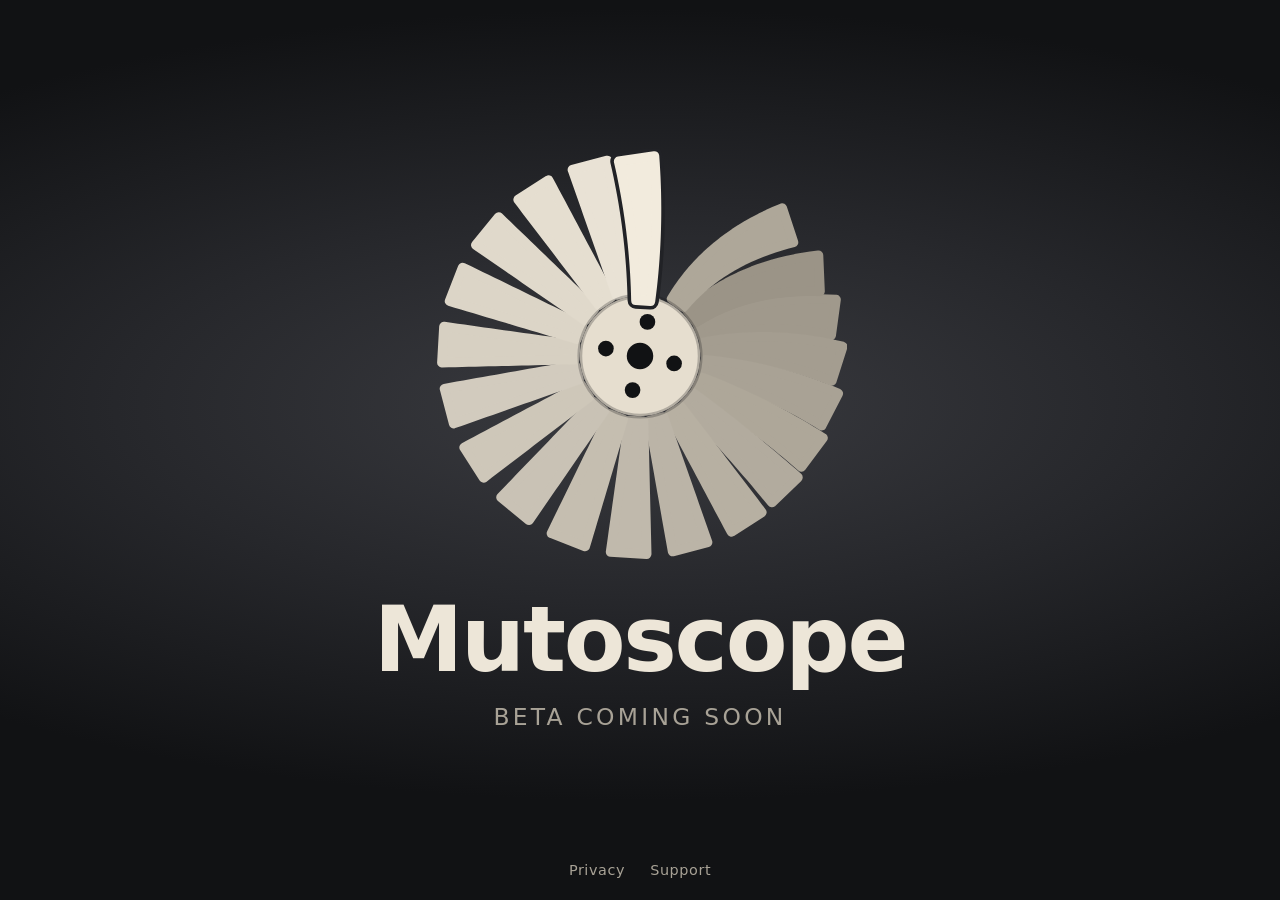
<file: index.html>
<!doctype html>
<html lang="en">
<head>
  <meta charset="utf-8">
  <meta name="viewport" content="width=device-width, initial-scale=1, viewport-fit=cover">
  <title>Mutoscope</title>
  <meta name="description" content="Mutoscope. Beta coming soon.">
  <meta name="theme-color" content="#111214">
  <link rel="icon" href="favicon.svg" type="image/svg+xml">
  <link rel="apple-touch-icon" href="apple-touch-icon.png">
  <link rel="stylesheet" href="assets/site.css">
  <script src="assets/reel.js" defer></script>
  <noscript><style>svg[data-mutoscope-reel] { display: none; }</style></noscript>
</head>
<body class="landing-page">
  <main class="landing">
    <svg class="reel" data-mutoscope-reel viewBox="-172 -172 344 344" aria-hidden="true" focusable="false"></svg>
    <noscript><img class="reel" src="assets/reel-still.svg" alt=""></noscript>
    <h1 class="name">Mutoscope</h1>
    <p class="status">Beta coming soon</p>
  </main>
  <footer class="site-footer">
    <a href="privacy/">Privacy</a>
    <a href="support/">Support</a>
  </footer>
</body>
</html>
</file>
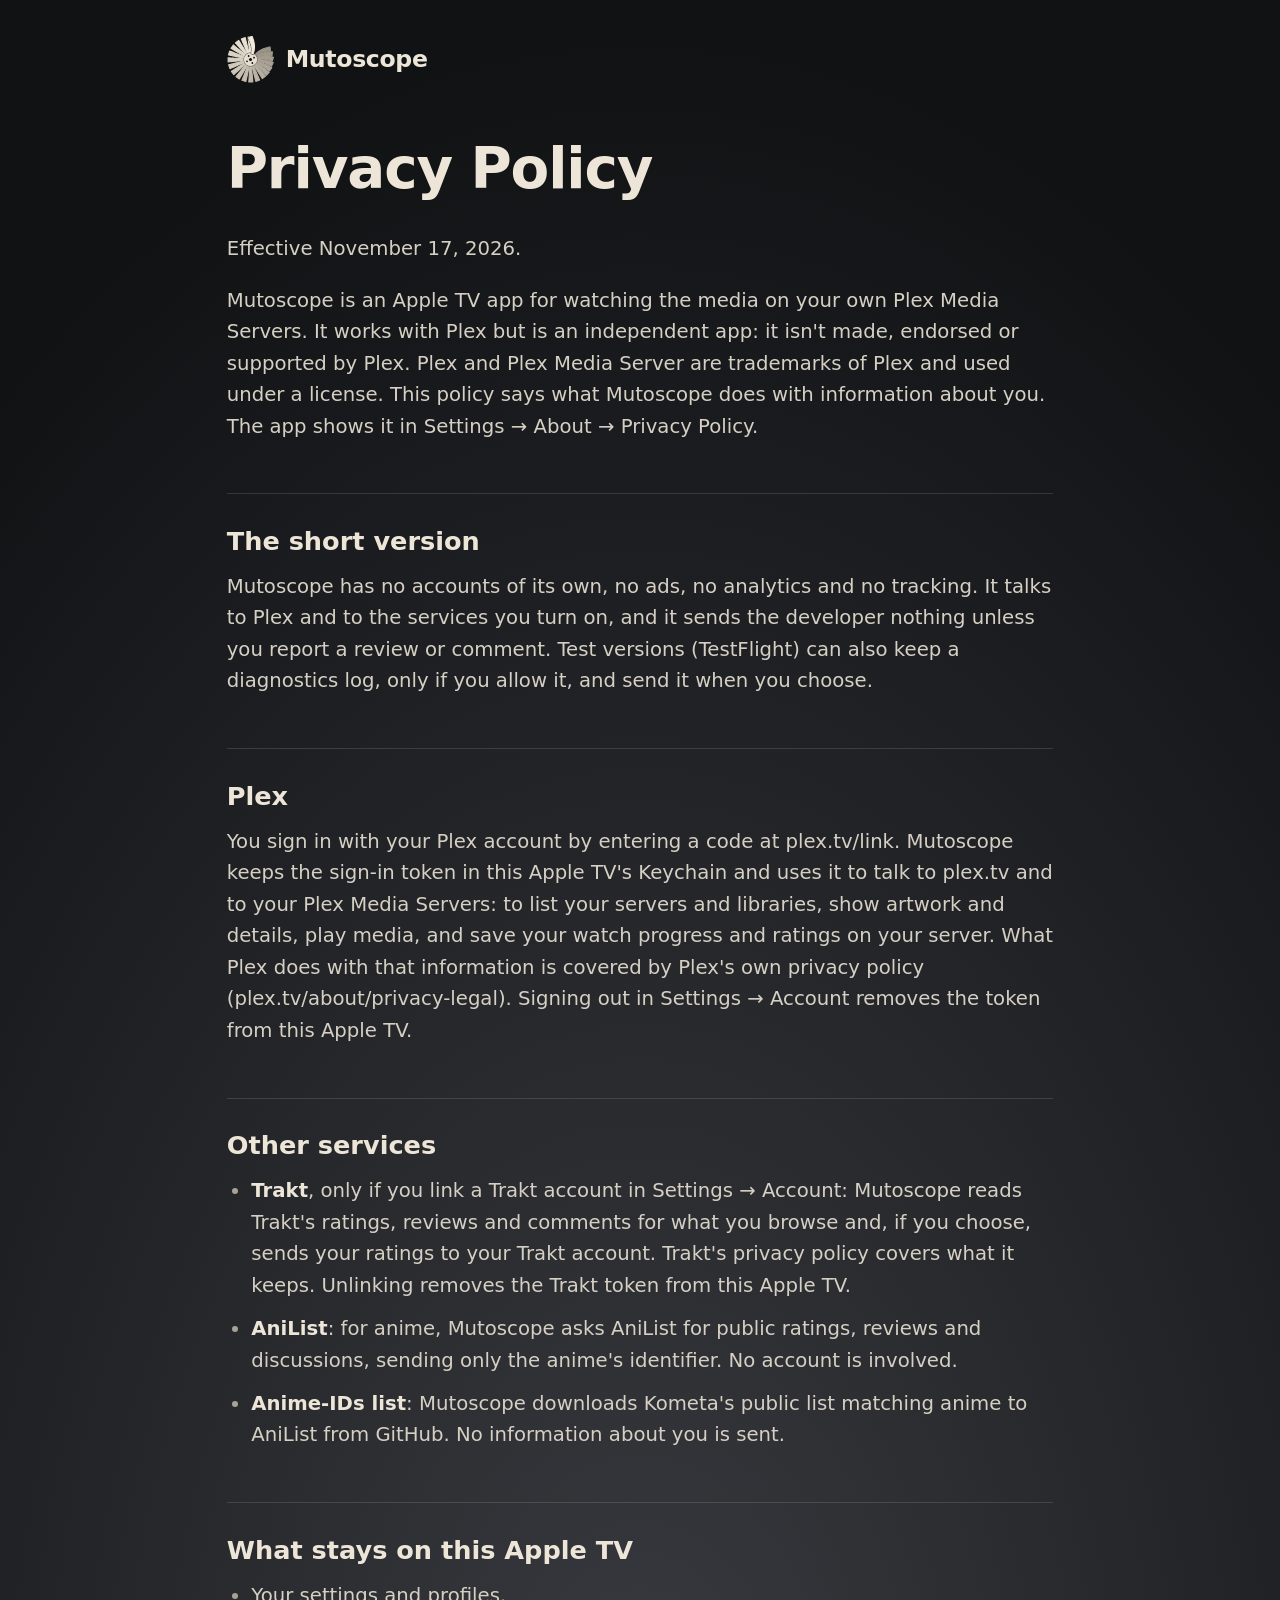
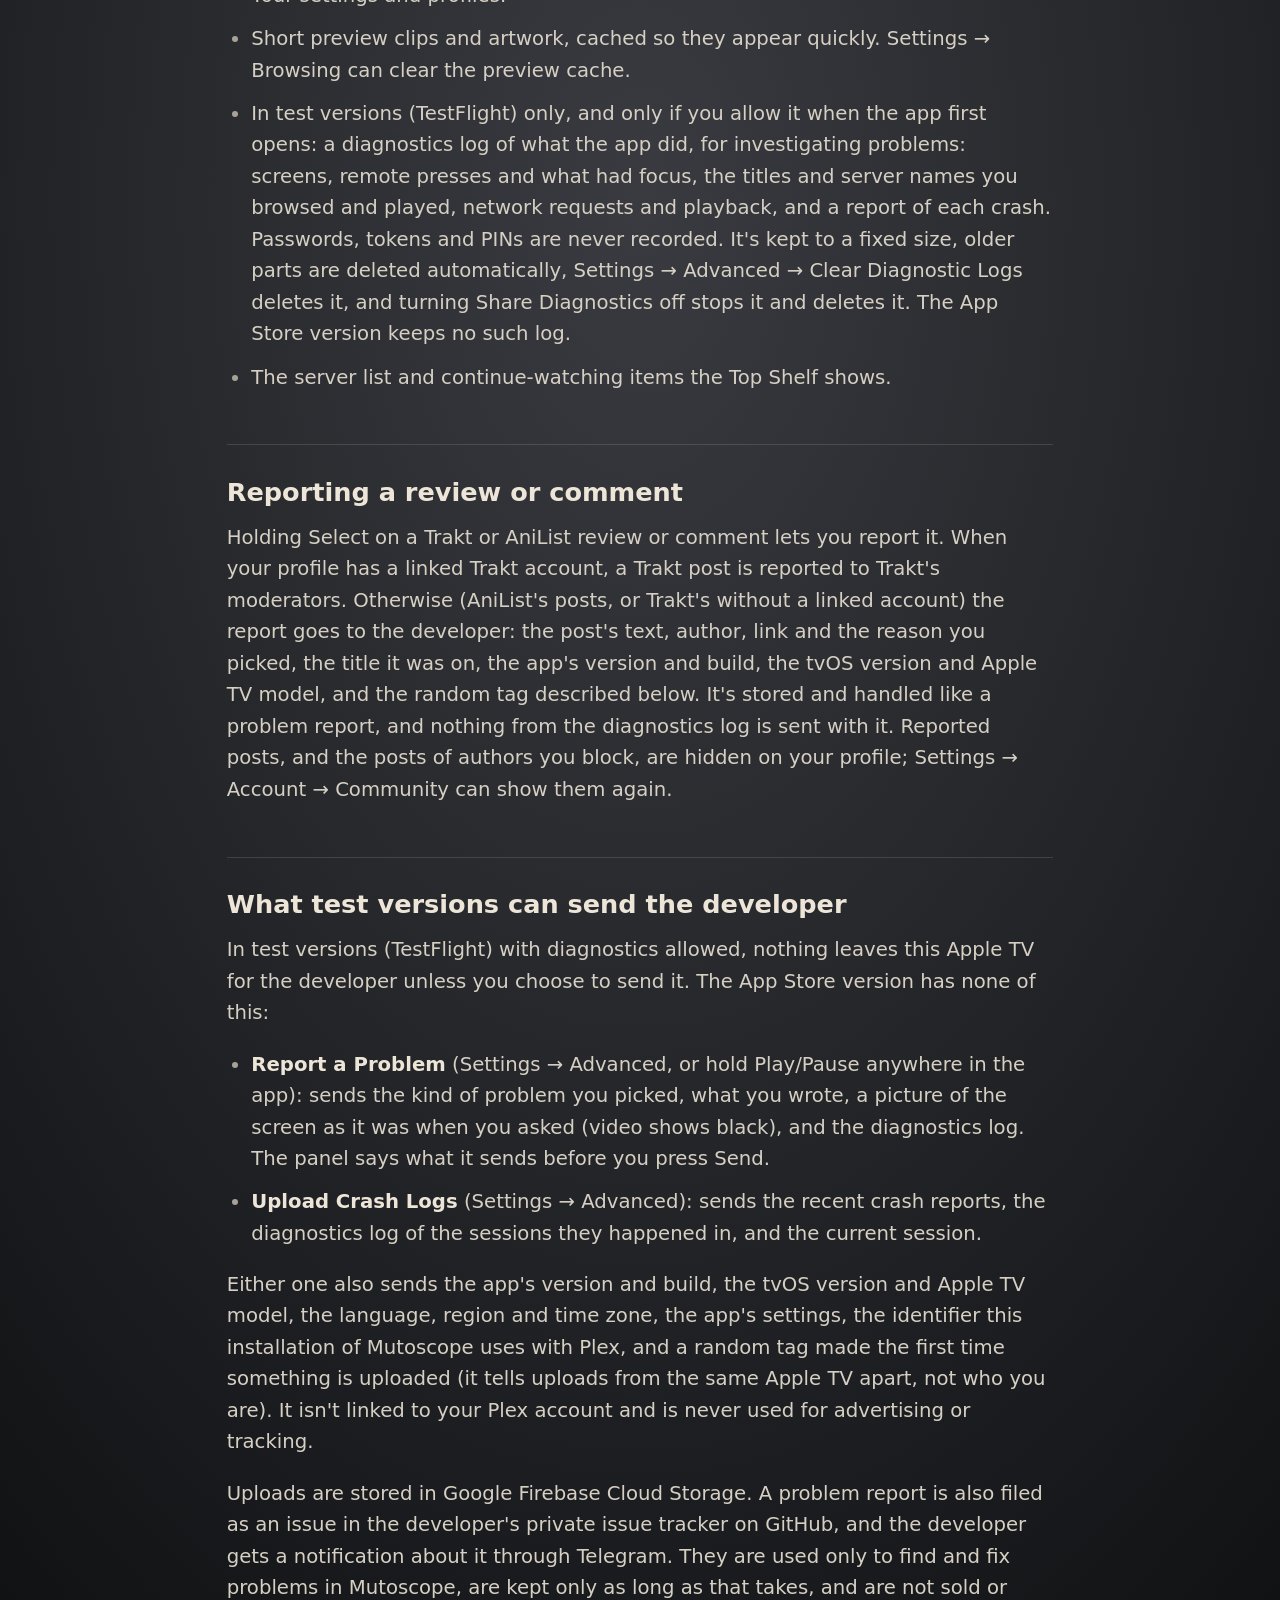
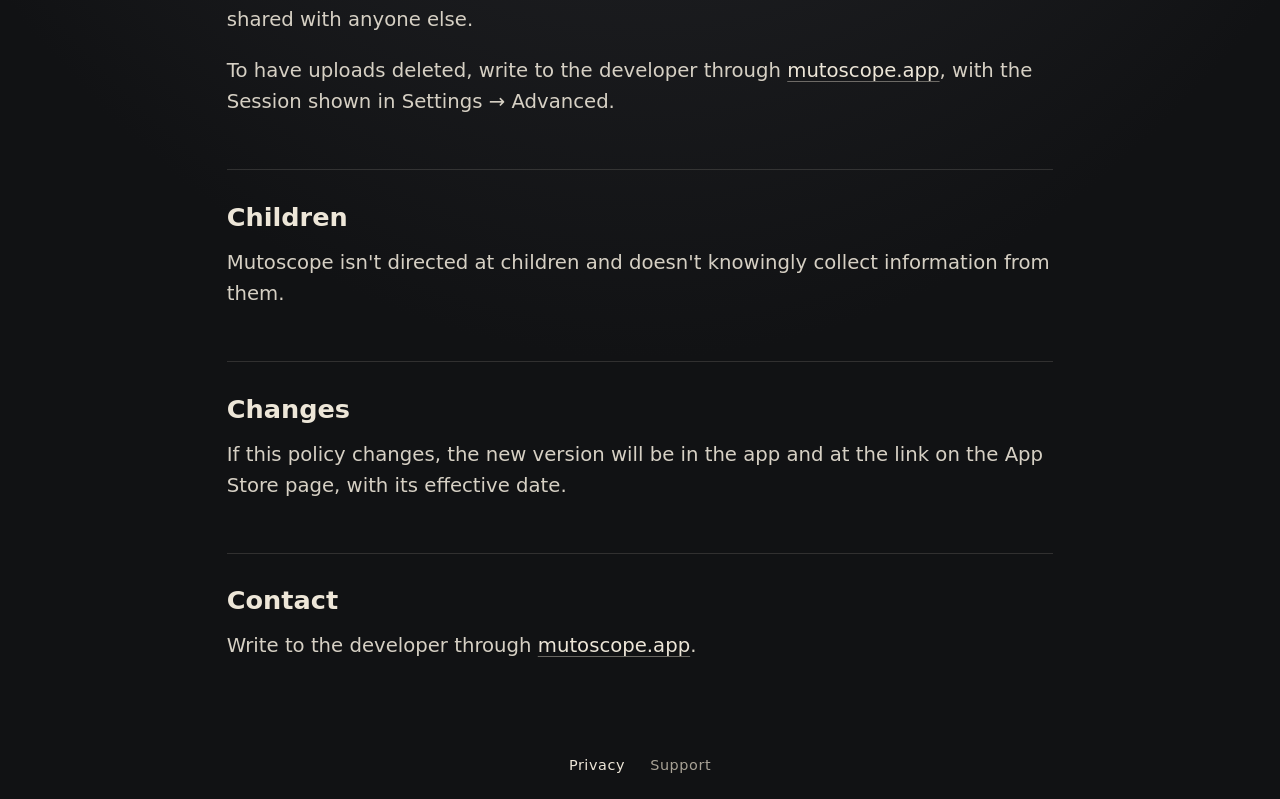
<file: privacy/index.html>
<!doctype html>
<!-- Generated by tools/render-privacy.js from plex-client-tvos/Mutoscope/Legal/PrivacyPolicy.md.
     Don't edit this file: change the policy there and run the script again. -->
<html lang="en">
<head>
  <meta charset="utf-8">
  <meta name="viewport" content="width=device-width, initial-scale=1, viewport-fit=cover">
  <title>Privacy Policy · Mutoscope</title>
  <meta name="description" content="Mutoscope's privacy policy.">
  <meta name="theme-color" content="#111214">
  <link rel="icon" href="../favicon.svg" type="image/svg+xml">
  <link rel="apple-touch-icon" href="../apple-touch-icon.png">
  <link rel="stylesheet" href="../assets/site.css">
</head>
<body class="document-page">
  <header class="site-header">
    <a class="brand" href="../"><img src="../assets/reel-still.svg" alt="" width="40" height="40">Mutoscope</a>
  </header>
  <main class="document">
    <article>
      <h1>Privacy Policy</h1>
      <p>Effective November 17, 2026.</p>
      <p>Mutoscope is an Apple TV app for watching the media on your own Plex Media Servers. It works with Plex but is an independent app: it isn't made, endorsed or supported by Plex. Plex and Plex Media Server are trademarks of Plex and used under a license. This policy says what Mutoscope does with information about you. The app shows it in Settings → About → Privacy Policy.</p>
      <h2>The short version</h2>
      <p>Mutoscope has no accounts of its own, no ads, no analytics and no tracking. It talks to Plex and to the services you turn on, and it sends the developer nothing unless you report a review or comment. Test versions (TestFlight) can also keep a diagnostics log, only if you allow it, and send it when you choose.</p>
      <h2>Plex</h2>
      <p>You sign in with your Plex account by entering a code at plex.tv/link. Mutoscope keeps the sign-in token in this Apple TV's Keychain and uses it to talk to plex.tv and to your Plex Media Servers: to list your servers and libraries, show artwork and details, play media, and save your watch progress and ratings on your server. What Plex does with that information is covered by Plex's own privacy policy (plex.tv/about/privacy-legal). Signing out in Settings → Account removes the token from this Apple TV.</p>
      <h2>Other services</h2>
      <ul>
        <li><strong>Trakt</strong>, only if you link a Trakt account in Settings → Account: Mutoscope reads Trakt's ratings, reviews and comments for what you browse and, if you choose, sends your ratings to your Trakt account. Trakt's privacy policy covers what it keeps. Unlinking removes the Trakt token from this Apple TV.</li>
        <li><strong>AniList</strong>: for anime, Mutoscope asks AniList for public ratings, reviews and discussions, sending only the anime's identifier. No account is involved.</li>
        <li><strong>Anime-IDs list</strong>: Mutoscope downloads Kometa's public list matching anime to AniList from GitHub. No information about you is sent.</li>
      </ul>
      <h2>What stays on this Apple TV</h2>
      <ul>
        <li>Your settings and profiles.</li>
        <li>Short preview clips and artwork, cached so they appear quickly. Settings → Browsing can clear the preview cache.</li>
        <li>In test versions (TestFlight) only, and only if you allow it when the app first opens: a diagnostics log of what the app did, for investigating problems: screens, remote presses and what had focus, the titles and server names you browsed and played, network requests and playback, and a report of each crash. Passwords, tokens and PINs are never recorded. It's kept to a fixed size, older parts are deleted automatically, Settings → Advanced → Clear Diagnostic Logs deletes it, and turning Share Diagnostics off stops it and deletes it. The App Store version keeps no such log.</li>
        <li>The server list and continue-watching items the Top Shelf shows.</li>
      </ul>
      <h2>Reporting a review or comment</h2>
      <p>Holding Select on a Trakt or AniList review or comment lets you report it. When your profile has a linked Trakt account, a Trakt post is reported to Trakt's moderators. Otherwise (AniList's posts, or Trakt's without a linked account) the report goes to the developer: the post's text, author, link and the reason you picked, the title it was on, the app's version and build, the tvOS version and Apple TV model, and the random tag described below. It's stored and handled like a problem report, and nothing from the diagnostics log is sent with it. Reported posts, and the posts of authors you block, are hidden on your profile; Settings → Account → Community can show them again.</p>
      <h2>What test versions can send the developer</h2>
      <p>In test versions (TestFlight) with diagnostics allowed, nothing leaves this Apple TV for the developer unless you choose to send it. The App Store version has none of this:</p>
      <ul>
        <li><strong>Report a Problem</strong> (Settings → Advanced, or hold Play/Pause anywhere in the app): sends the kind of problem you picked, what you wrote, a picture of the screen as it was when you asked (video shows black), and the diagnostics log. The panel says what it sends before you press Send.</li>
        <li><strong>Upload Crash Logs</strong> (Settings → Advanced): sends the recent crash reports, the diagnostics log of the sessions they happened in, and the current session.</li>
      </ul>
      <p>Either one also sends the app's version and build, the tvOS version and Apple TV model, the language, region and time zone, the app's settings, the identifier this installation of Mutoscope uses with Plex, and a random tag made the first time something is uploaded (it tells uploads from the same Apple TV apart, not who you are). It isn't linked to your Plex account and is never used for advertising or tracking.</p>
      <p>Uploads are stored in Google Firebase Cloud Storage. A problem report is also filed as an issue in the developer's private issue tracker on GitHub, and the developer gets a notification about it through Telegram. They are used only to find and fix problems in Mutoscope, are kept only as long as that takes, and are not sold or shared with anyone else.</p>
      <p>To have uploads deleted, write to the developer through <a href="../support/">mutoscope.app</a>, with the Session shown in Settings → Advanced.</p>
      <h2>Children</h2>
      <p>Mutoscope isn't directed at children and doesn't knowingly collect information from them.</p>
      <h2>Changes</h2>
      <p>If this policy changes, the new version will be in the app and at the link on the App Store page, with its effective date.</p>
      <h2>Contact</h2>
      <p>Write to the developer through <a href="../support/">mutoscope.app</a>.</p>
    </article>
  </main>
  <footer class="site-footer">
    <a href="../privacy/" aria-current="page">Privacy</a>
    <a href="../support/">Support</a>
  </footer>
</body>
</html>
</file>
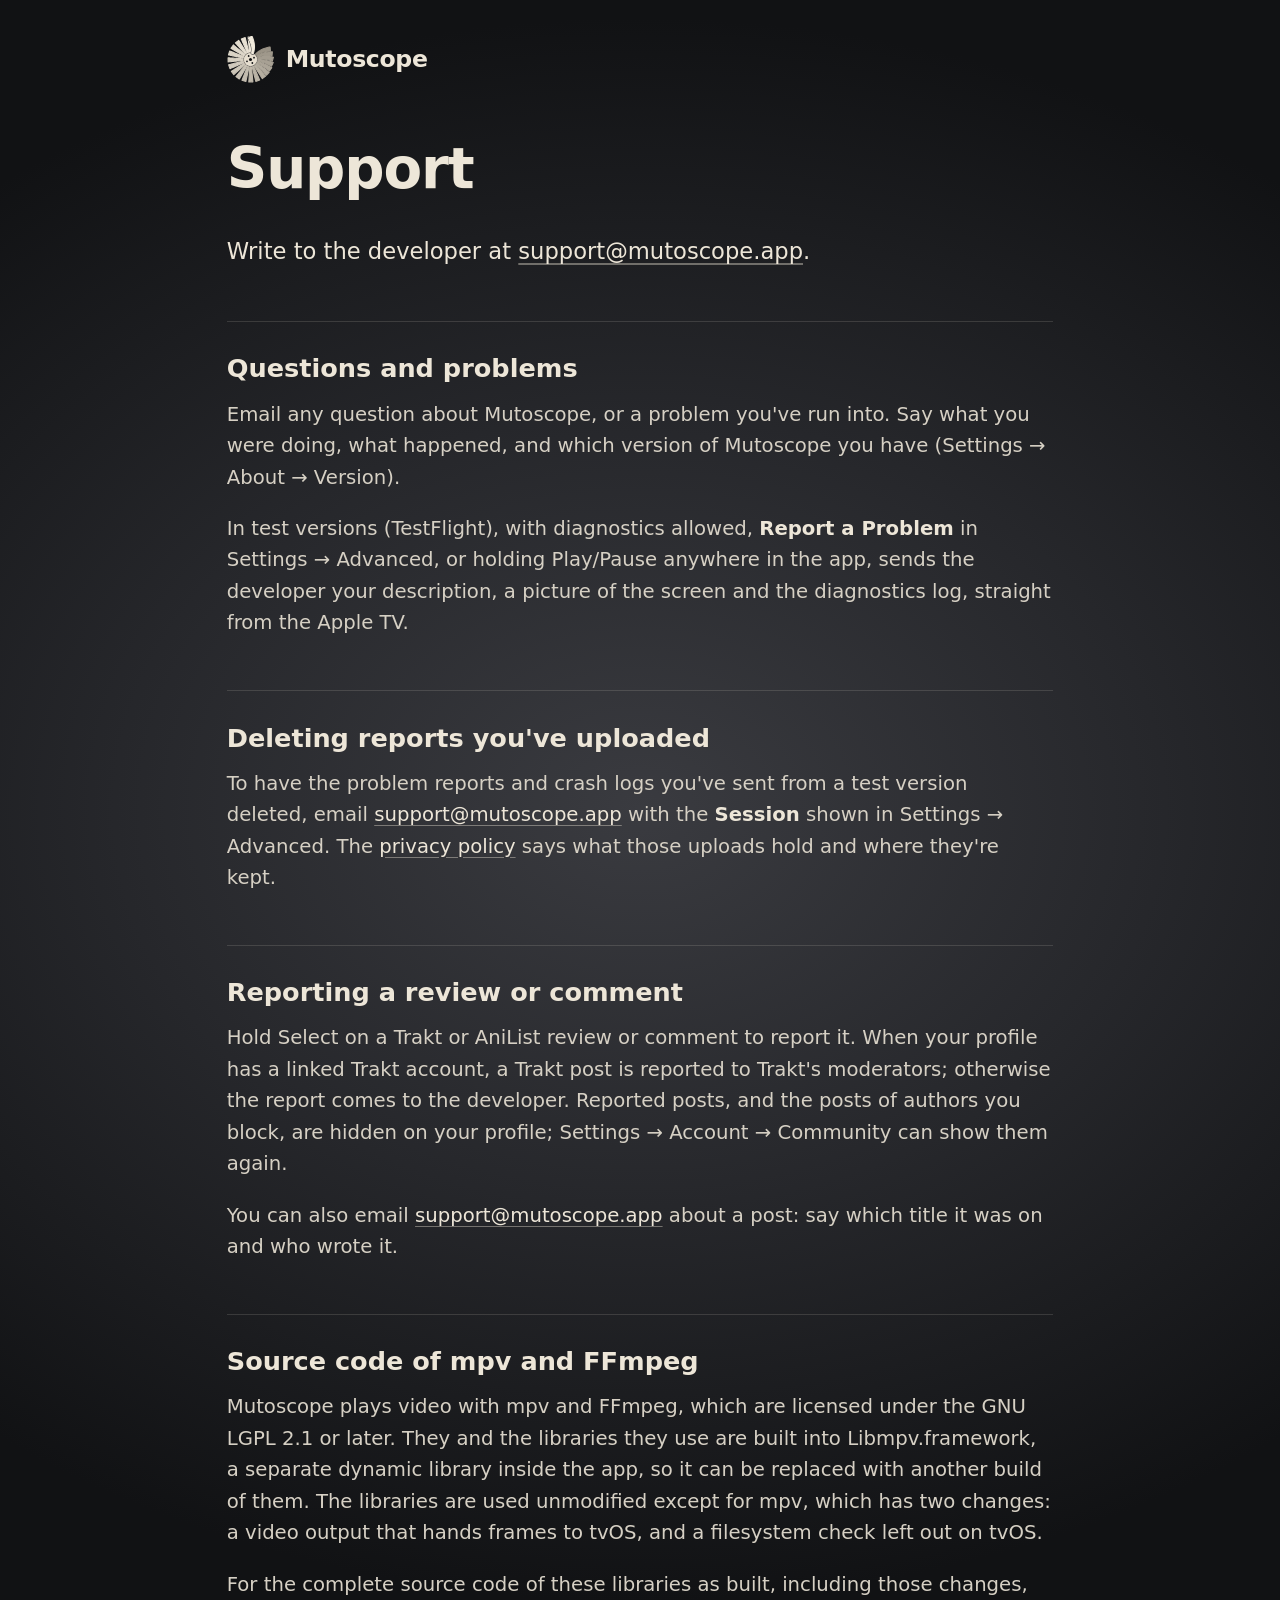
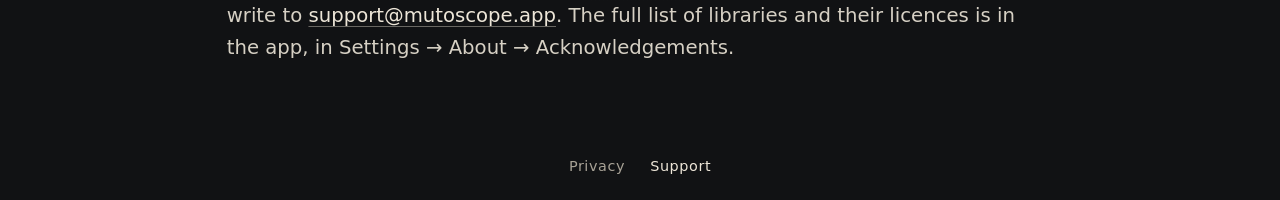
<file: support/index.html>
<!doctype html>
<html lang="en">
<head>
  <meta charset="utf-8">
  <meta name="viewport" content="width=device-width, initial-scale=1, viewport-fit=cover">
  <title>Support · Mutoscope</title>
  <meta name="description" content="How to reach the developer of Mutoscope.">
  <meta name="theme-color" content="#111214">
  <link rel="icon" href="../favicon.svg" type="image/svg+xml">
  <link rel="apple-touch-icon" href="../apple-touch-icon.png">
  <link rel="stylesheet" href="../assets/site.css">
</head>
<body class="document-page">
  <header class="site-header">
    <a class="brand" href="../"><img src="../assets/reel-still.svg" alt="" width="40" height="40">Mutoscope</a>
  </header>
  <main class="document">
    <article>
      <h1>Support</h1>
      <p class="contact">Write to the developer at <a href="mailto:support@mutoscope.app">support@mutoscope.app</a>.</p>

      <h2>Questions and problems</h2>
      <p>Email any question about Mutoscope, or a problem you've run into. Say what you were doing,
        what happened, and which version of Mutoscope you have (Settings → About → Version).</p>
      <p>In test versions (TestFlight), with diagnostics allowed, <strong>Report a Problem</strong>
        in Settings → Advanced, or holding Play/Pause anywhere in the app, sends the developer your
        description, a picture of the screen and the diagnostics log, straight from the Apple TV.</p>

      <h2>Deleting reports you've uploaded</h2>
      <p>To have the problem reports and crash logs you've sent from a test version deleted, email
        <a href="mailto:support@mutoscope.app">support@mutoscope.app</a> with the
        <strong>Session</strong> shown in Settings → Advanced. The
        <a href="../privacy/">privacy policy</a> says what those uploads hold and where they're kept.</p>

      <h2>Reporting a review or comment</h2>
      <p>Hold Select on a Trakt or AniList review or comment to report it. When your profile has a
        linked Trakt account, a Trakt post is reported to Trakt's moderators; otherwise the report
        comes to the developer. Reported posts, and the posts of authors you block, are hidden on
        your profile; Settings → Account → Community can show them again.</p>
      <p>You can also email <a href="mailto:support@mutoscope.app">support@mutoscope.app</a> about
        a post: say which title it was on and who wrote it.</p>

      <h2>Source code of mpv and FFmpeg</h2>
      <p>Mutoscope plays video with mpv and FFmpeg, which are licensed under the GNU LGPL 2.1 or
        later. They and the libraries they use are built into Libmpv.framework, a separate dynamic
        library inside the app, so it can be replaced with another build of them. The libraries
        are used unmodified except for mpv, which has two changes: a video output that hands frames
        to tvOS, and a filesystem check left out on tvOS.</p>
      <p>For the complete source code of these libraries as built, including those changes, write
        to <a href="mailto:support@mutoscope.app">support@mutoscope.app</a>. The full list of
        libraries and their licences is in the app, in Settings → About → Acknowledgements.</p>
    </article>
  </main>
  <footer class="site-footer">
    <a href="../privacy/">Privacy</a>
    <a href="../support/" aria-current="page">Support</a>
  </footer>
</body>
</html>
</file>
<file: assets/site.css>
/* Mutoscope: the graphite of the app icon. Shared by every page of the site. */
:root {
  color-scheme: dark;
  --ground-centre: #3A3B40;   /* the icon's background, centre */
  --ground-edge: #111214;     /* and edge */
  --ivory: #EDE6D8;           /* the lightest card */
  --body-text: #D6D0C4;       /* ivory, a step down, for long text */
  --muted: #A8A296;           /* between the darkest card (#9A9386) and ivory, for small text */
  --rule: rgba(237, 230, 216, 0.14);
  --font: system-ui, -apple-system, BlinkMacSystemFont, "SF Pro Display", "Segoe UI", Roboto,
          "Helvetica Neue", Arial, sans-serif;
}

*, *::before, *::after { box-sizing: border-box; }

/* The ground: the icon's radial gradient, painted on the root so it covers the whole canvas.
   Safari 26 ignores theme-color and fills the strip above the page and the area behind its
   toolbar with one solid colour, the page's background colour; so the gradient has fully faded
   to that colour before the top and bottom edges, and the page runs on into those areas without
   a seam. The body stays transparent, leaving Safari the root's colour to sample. */
html {
  min-height: 100%;
  background-color: var(--ground-edge);
  background-image: radial-gradient(ellipse 82% 44% at 50% 45%,
    var(--ground-centre), #26272B 50%, var(--ground-edge));
  background-repeat: no-repeat;
  -webkit-text-size-adjust: 100%;
  text-size-adjust: 100%;
}

body {
  margin: 0;
  min-height: 100vh;
  min-height: 100dvh;
  display: flex;
  flex-direction: column;
  padding-top: max(24px, 4vmin, env(safe-area-inset-top));
  padding-right: max(20px, 4vmin, env(safe-area-inset-right));
  padding-bottom: max(16px, 2.5vmin, env(safe-area-inset-bottom));
  padding-left: max(20px, 4vmin, env(safe-area-inset-left));
  color: var(--ivory);
  font-family: var(--font);
  -webkit-font-smoothing: antialiased;
}

a {
  color: var(--ivory);
  text-decoration-color: rgba(237, 230, 216, 0.4);
  text-underline-offset: 0.18em;
}
a:hover { text-decoration-color: currentColor; }
a:focus-visible { outline: 2px solid var(--ivory); outline-offset: 3px; border-radius: 3px; }

/* ---------------------------------------------------------------- Landing */

.landing {
  flex: 1;
  display: flex;
  flex-direction: column;
  align-items: center;
  justify-content: center;
  text-align: center;
}

/* The reel scales with the shorter side of the screen, phone to TV. */
.reel {
  display: block;
  width: clamp(150px, 46vmin, 760px);
  aspect-ratio: 1;
  height: auto;
}

.name {
  margin: clamp(16px, 3.5vmin, 64px) 0 0;
  font-size: clamp(2.5rem, 10vmin, 10rem);
  font-weight: 600;
  line-height: 1;
  letter-spacing: -0.025em;
}

.status {
  margin: clamp(10px, 2vmin, 36px) 0 0;
  color: var(--muted);
  font-size: clamp(0.95rem, 2.6vmin, 2.6rem);
  font-weight: 500;
  letter-spacing: 0.14em;
  text-transform: uppercase;
}

/* Landscape phones: room is short, so the reel and name sit smaller. */
@media (max-height: 480px) and (orientation: landscape) {
  .reel { width: clamp(120px, 46vh, 240px); }
  .name { font-size: clamp(2rem, 11vh, 4rem); }
}

/* ---------------------------------------------------------------- Footer, on every page */

.site-footer {
  display: flex;
  justify-content: center;
  gap: 1.75em;
  padding-top: max(16px, 2vmin);
  font-size: clamp(0.85rem, 1.6vmin, 1.4rem);
  letter-spacing: 0.04em;
}
.site-footer a { color: var(--muted); text-decoration: none; }
.site-footer a:hover, .site-footer a[aria-current="page"] { color: var(--ivory); }

/* ---------------------------------------------------------------- Privacy, Support */

.document-page {
  font-size: clamp(1.0625rem, 0.95rem + 0.35vw, 1.5rem);
  line-height: 1.6;
}

.site-header,
.document {
  width: 100%;
  max-width: 42em;
  margin: 0 auto;
}

.brand {
  display: inline-flex;
  align-items: center;
  gap: 0.5em;
  color: var(--ivory);
  font-size: 1.2em;
  font-weight: 600;
  letter-spacing: -0.015em;
  text-decoration: none;
}
.brand img { width: 2em; height: 2em; }

.document {
  flex: 1;
  padding: clamp(24px, 5vmin, 72px) 0 clamp(32px, 6vmin, 96px);
  color: var(--body-text);
}
.document h1 {
  margin: 0 0 0.6em;
  color: var(--ivory);
  font-size: clamp(2.25rem, 1.6rem + 2.4vw, 4rem);
  font-weight: 600;
  line-height: 1.1;
  letter-spacing: -0.02em;
}
.document h2 {
  margin: 2em 0 0.5em;
  padding-top: 1.2em;
  border-top: 1px solid var(--rule);
  color: var(--ivory);
  font-size: 1.3em;
  font-weight: 600;
  line-height: 1.3;
}
.document p, .document ul { margin: 0 0 1em; }
.document ul { padding-left: 1.25em; }
.document li { margin: 0 0 0.6em; }
.document li::marker { color: var(--muted); }
.document strong { color: var(--ivory); font-weight: 600; }
.document .contact { font-size: 1.15em; color: var(--ivory); }
</file>
